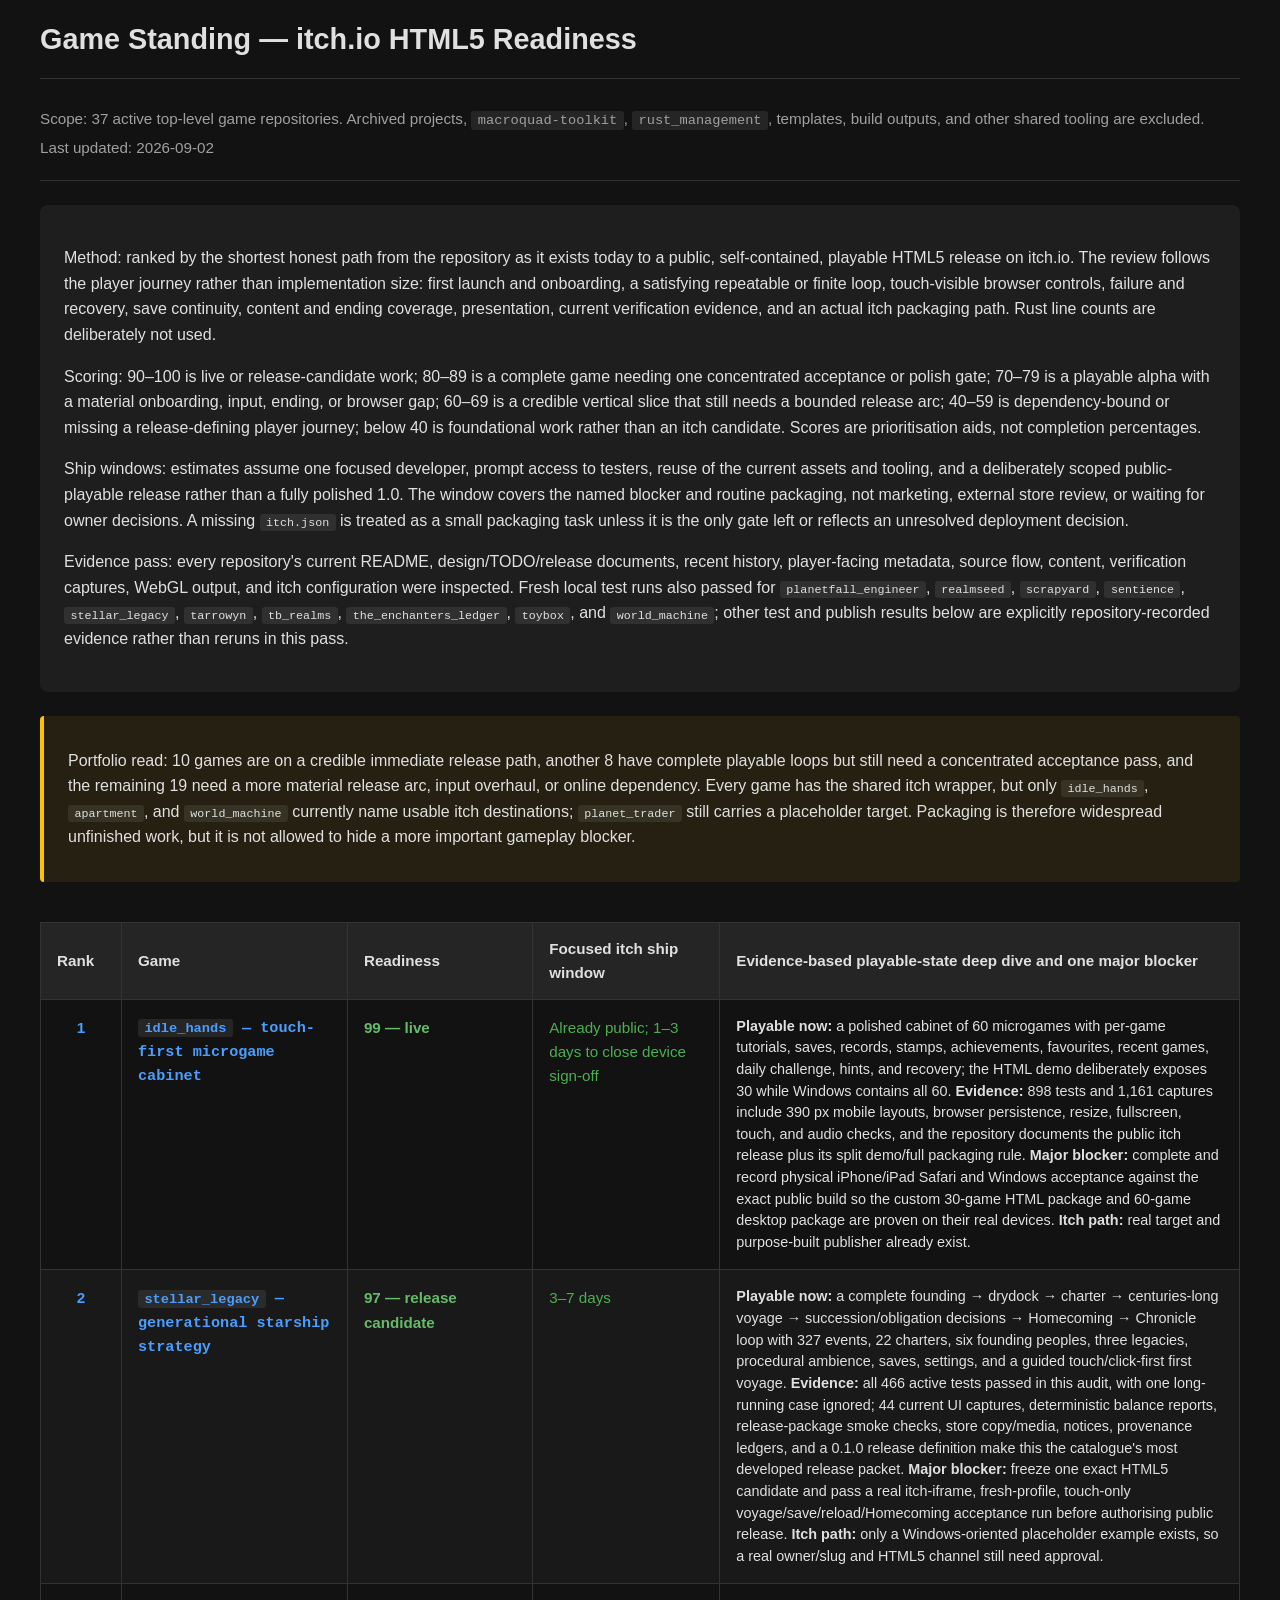
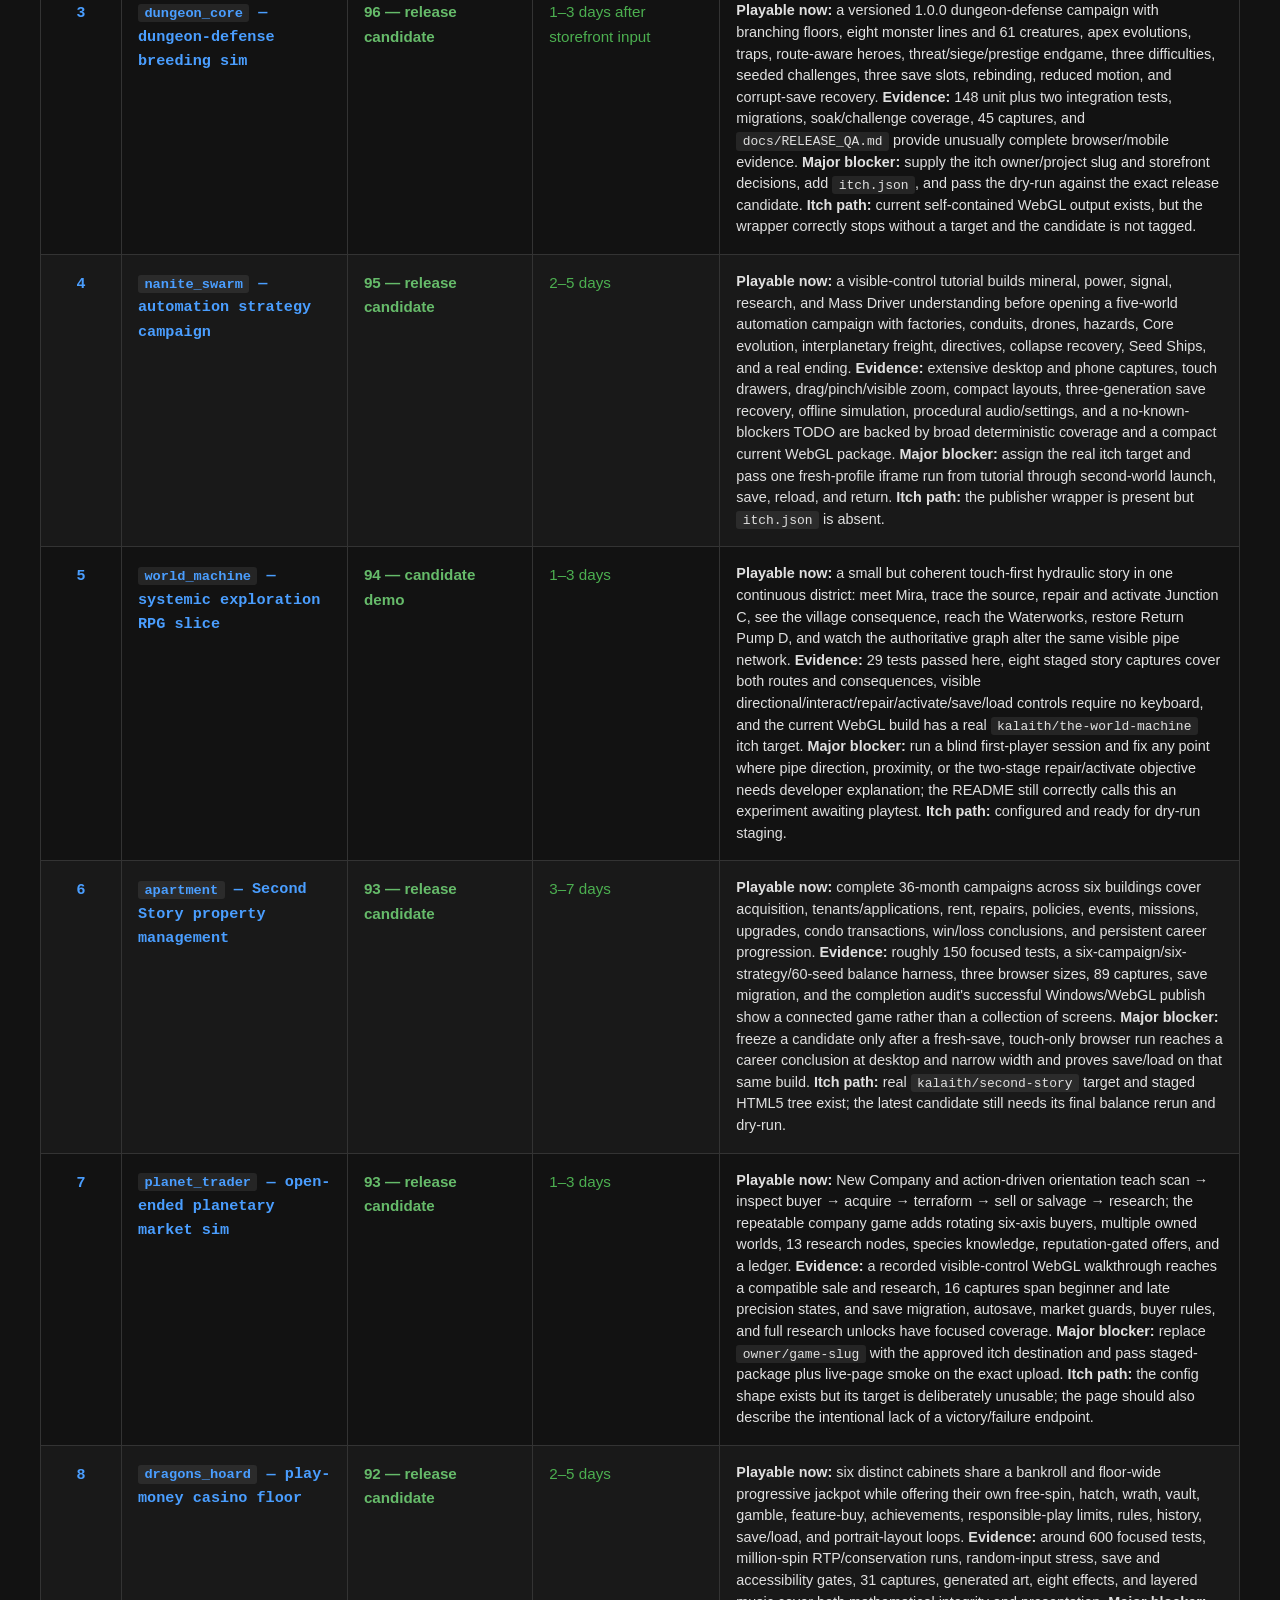
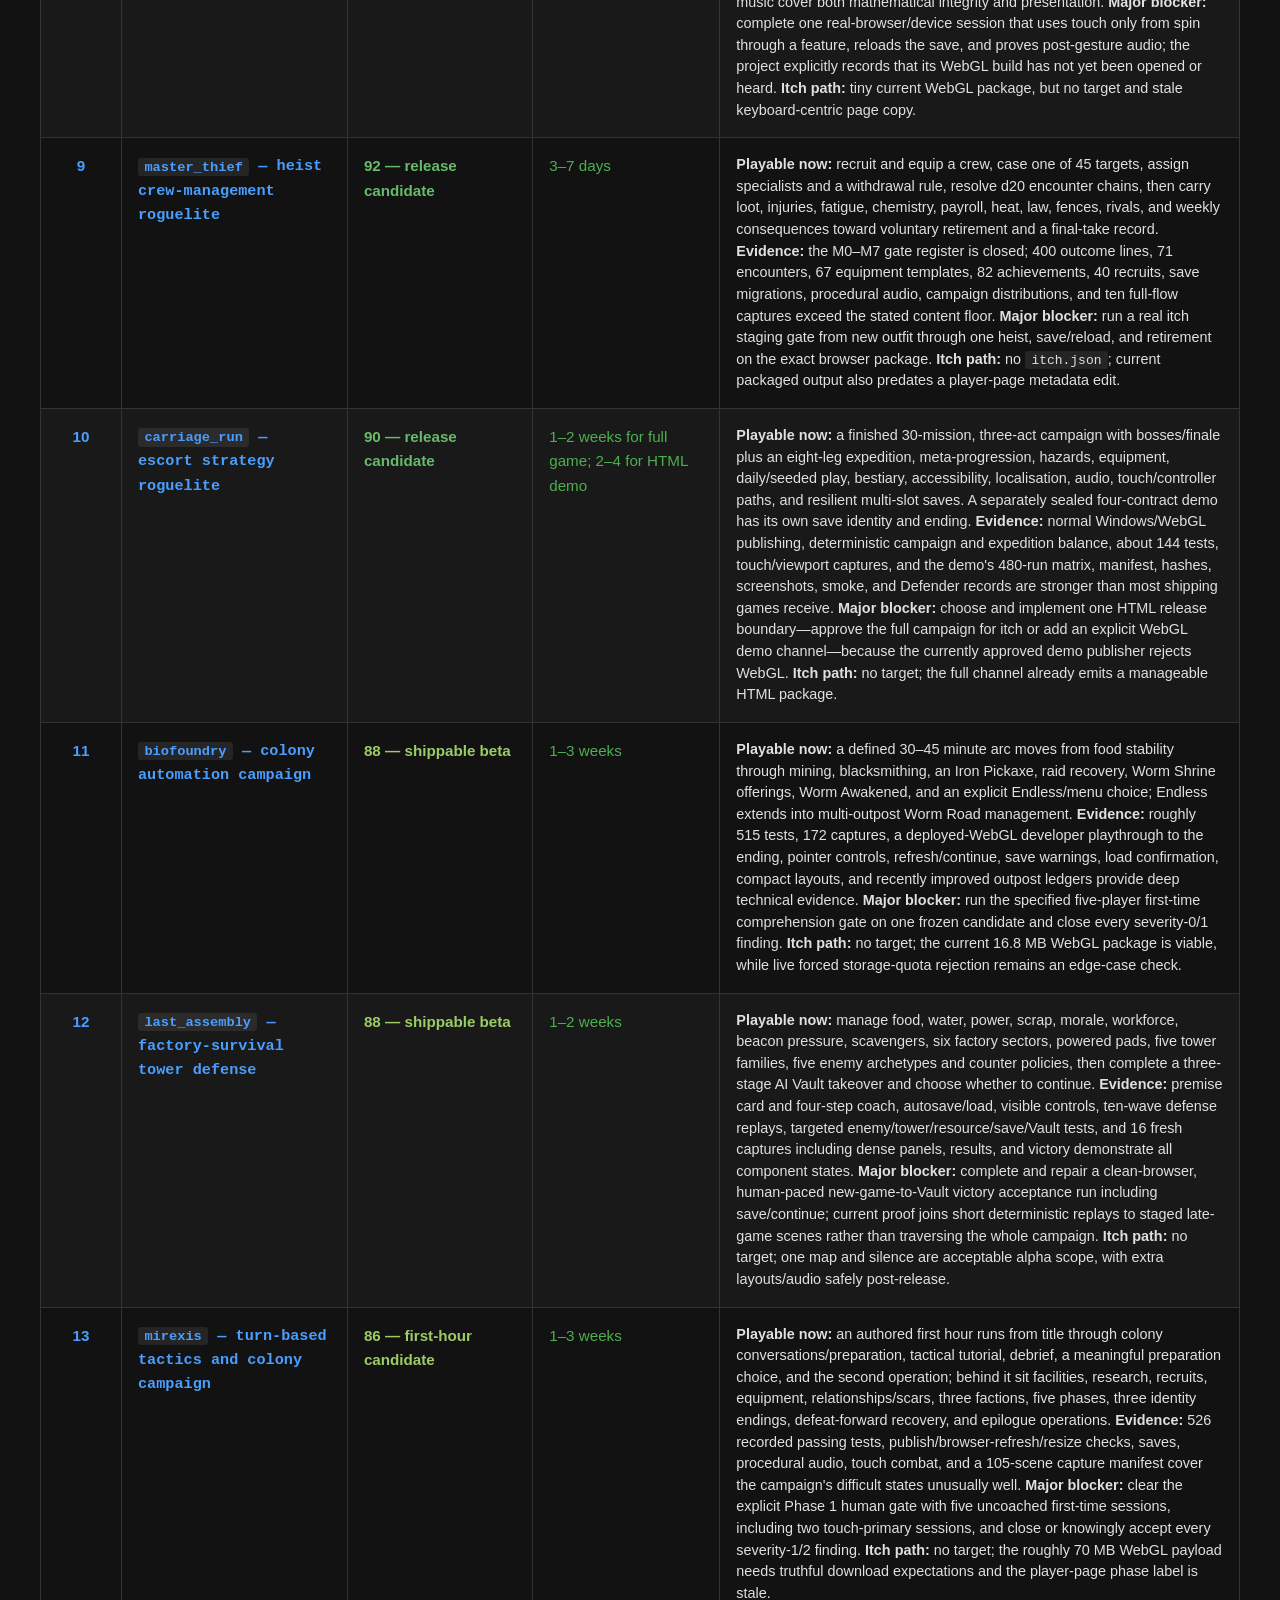
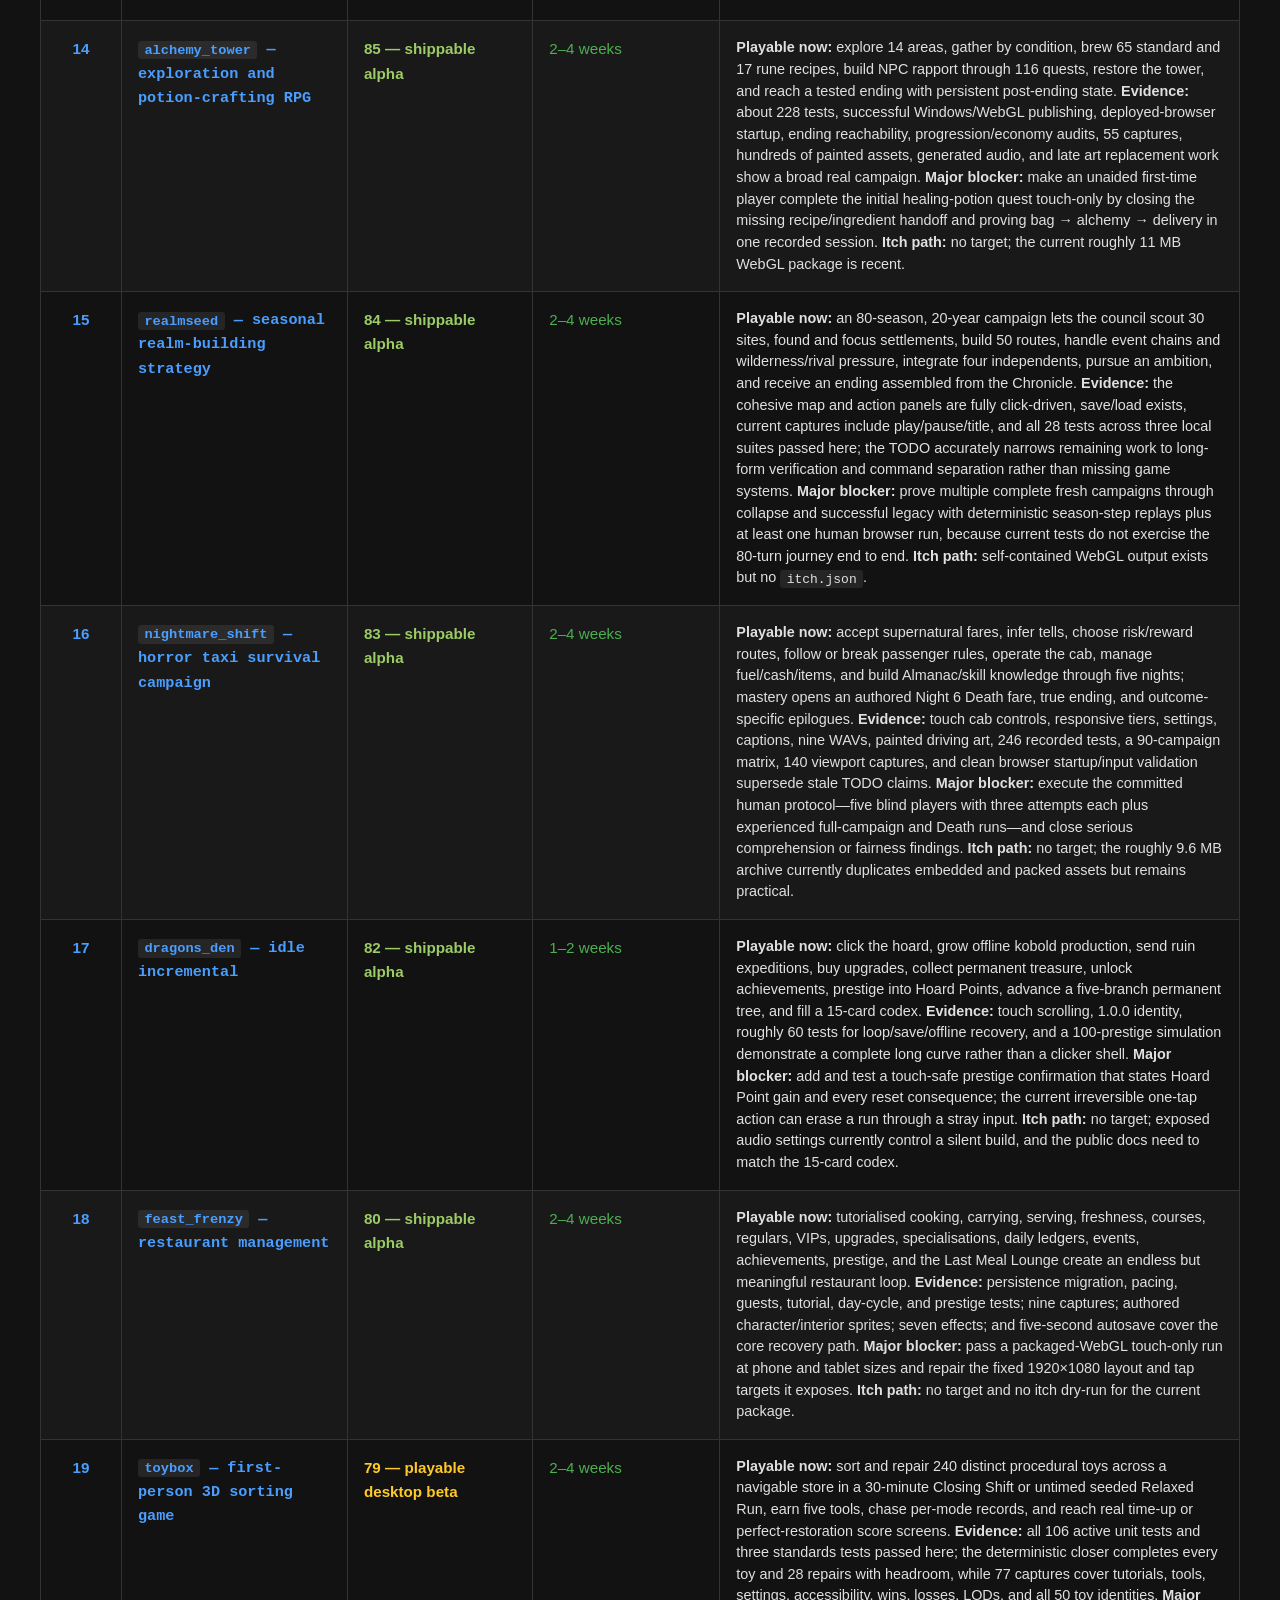
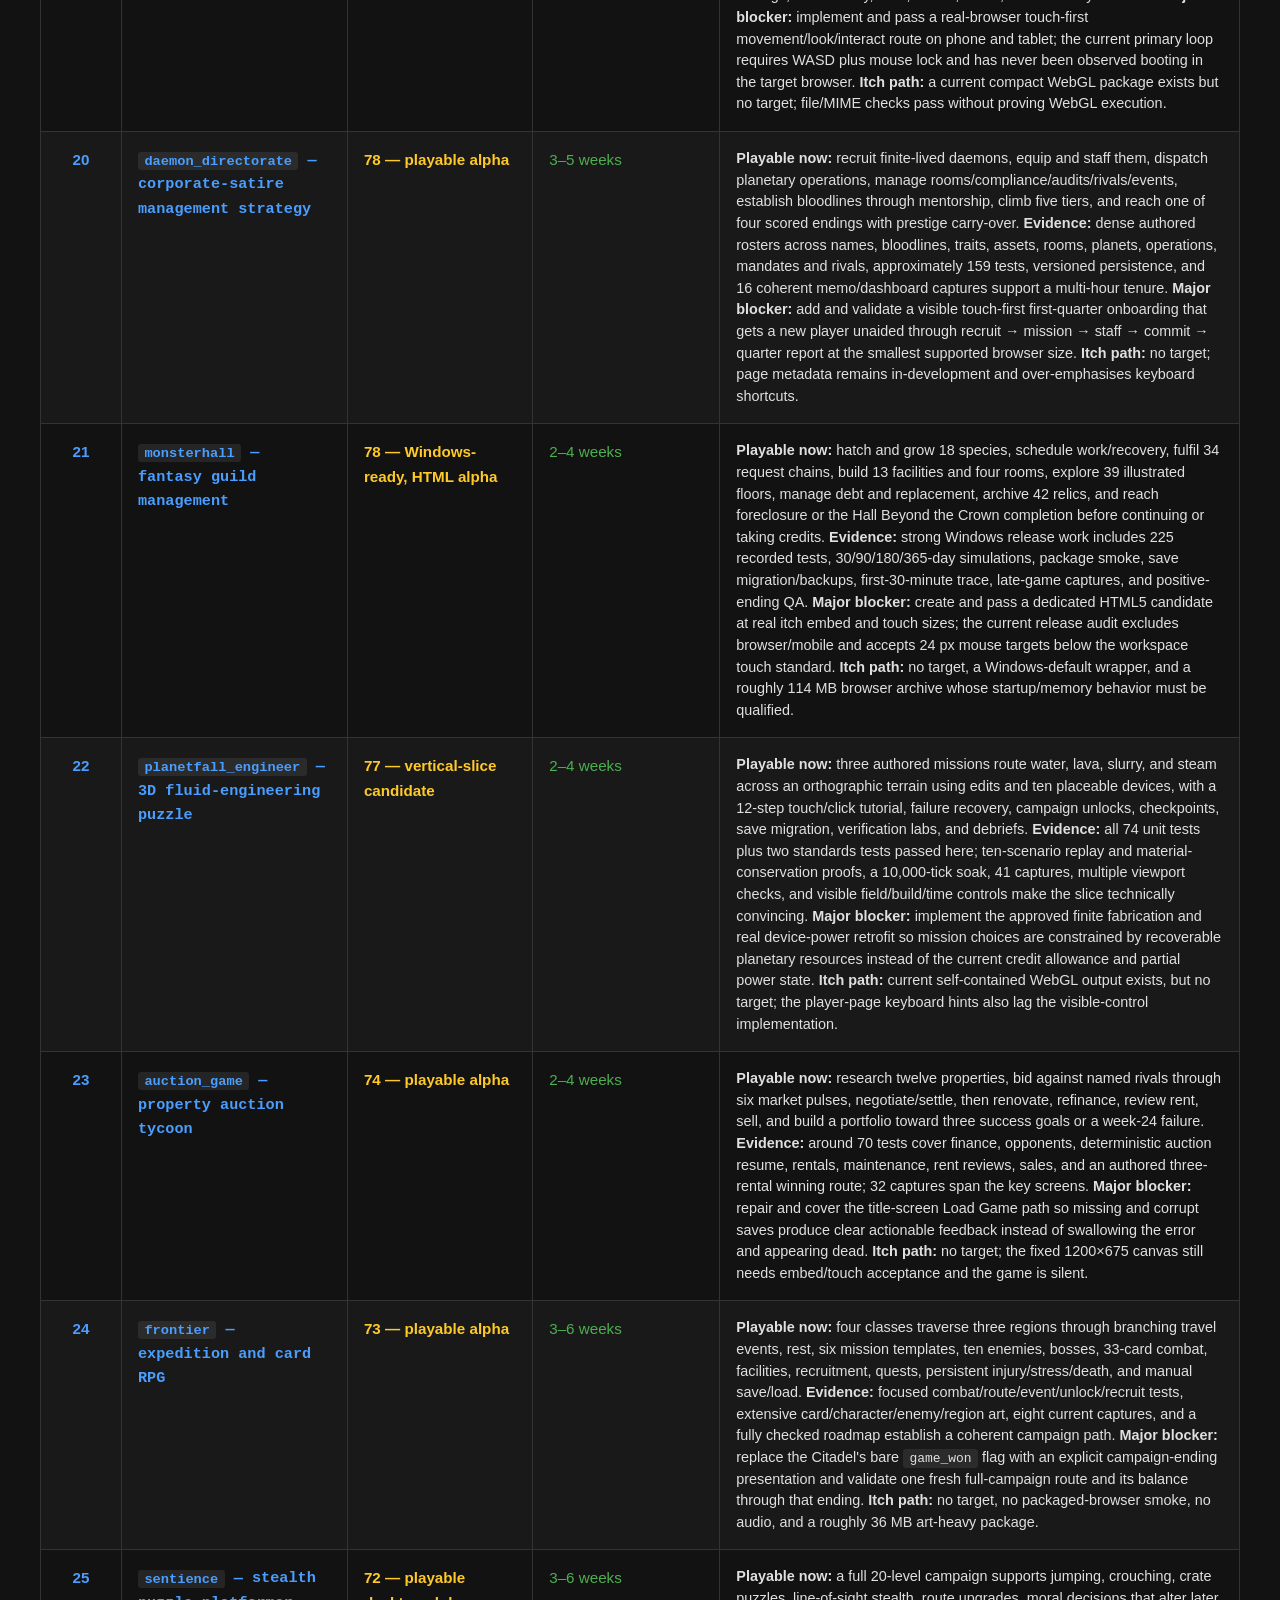
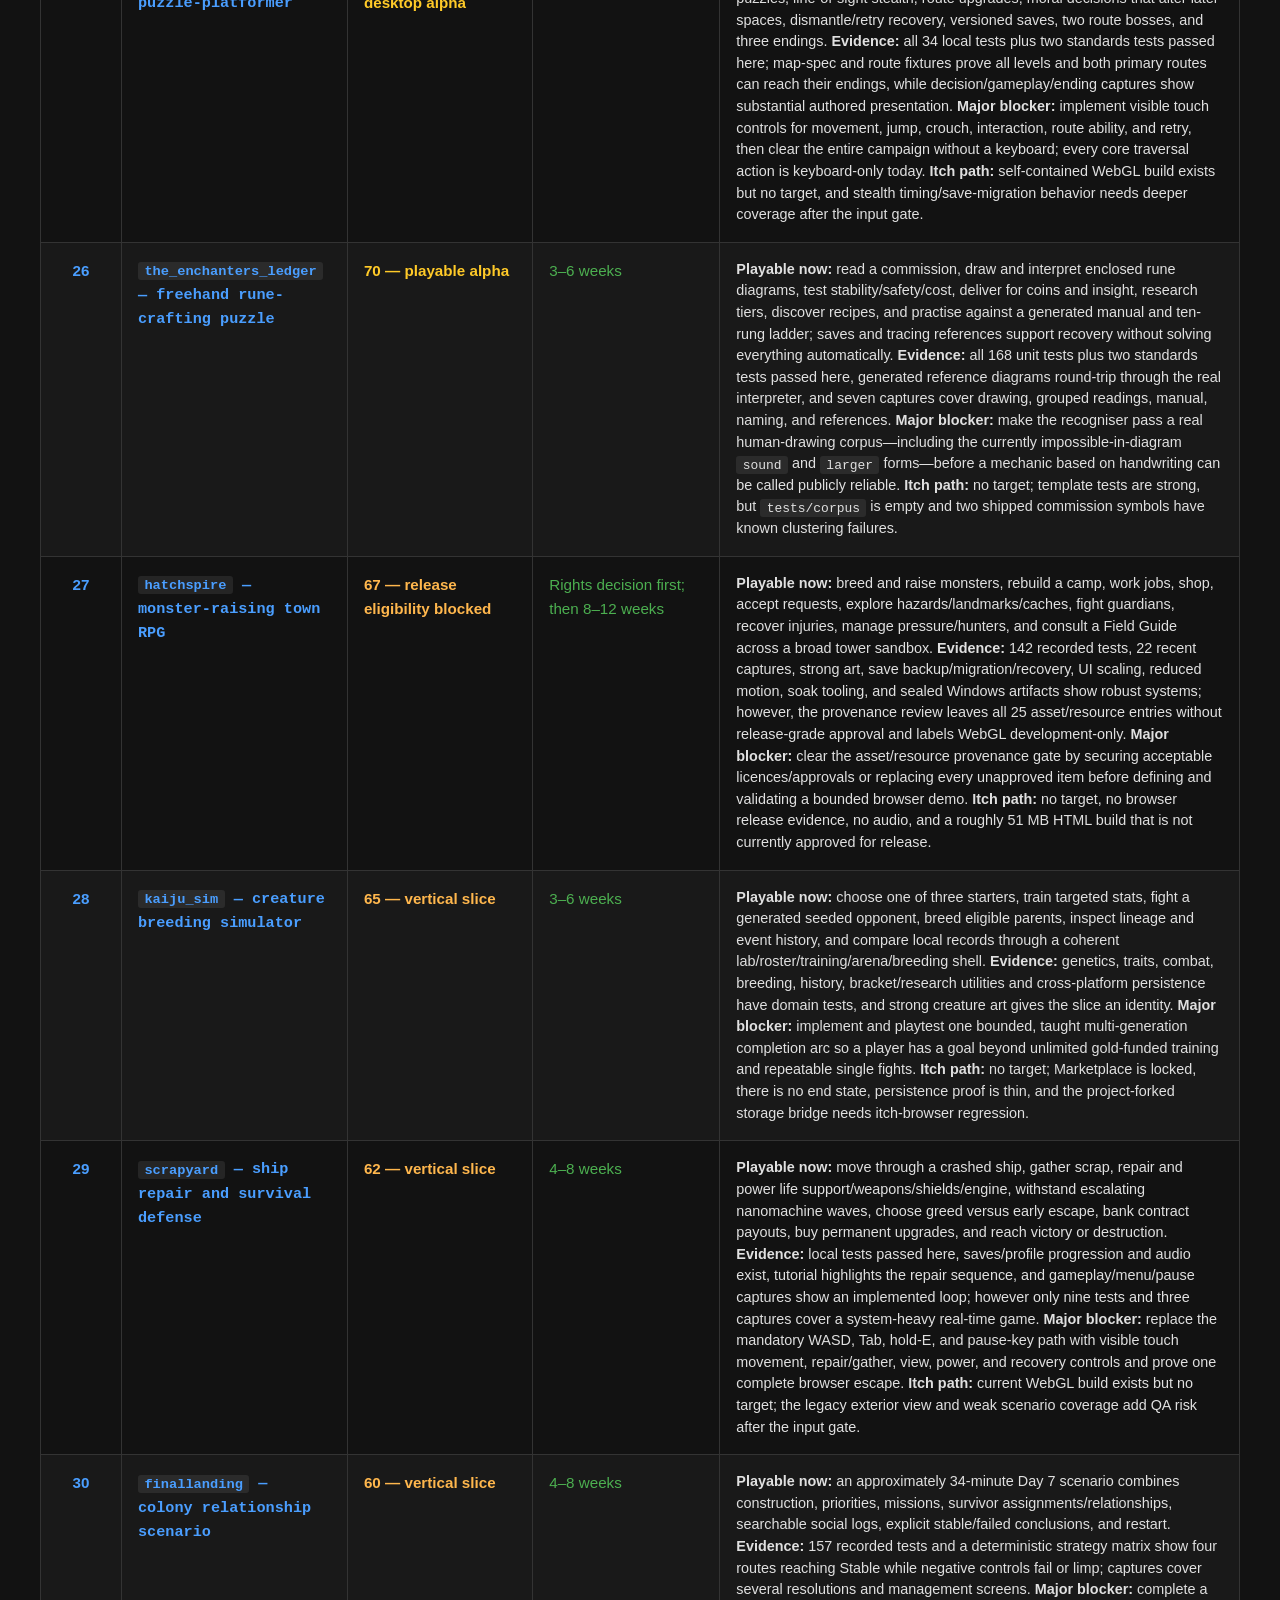
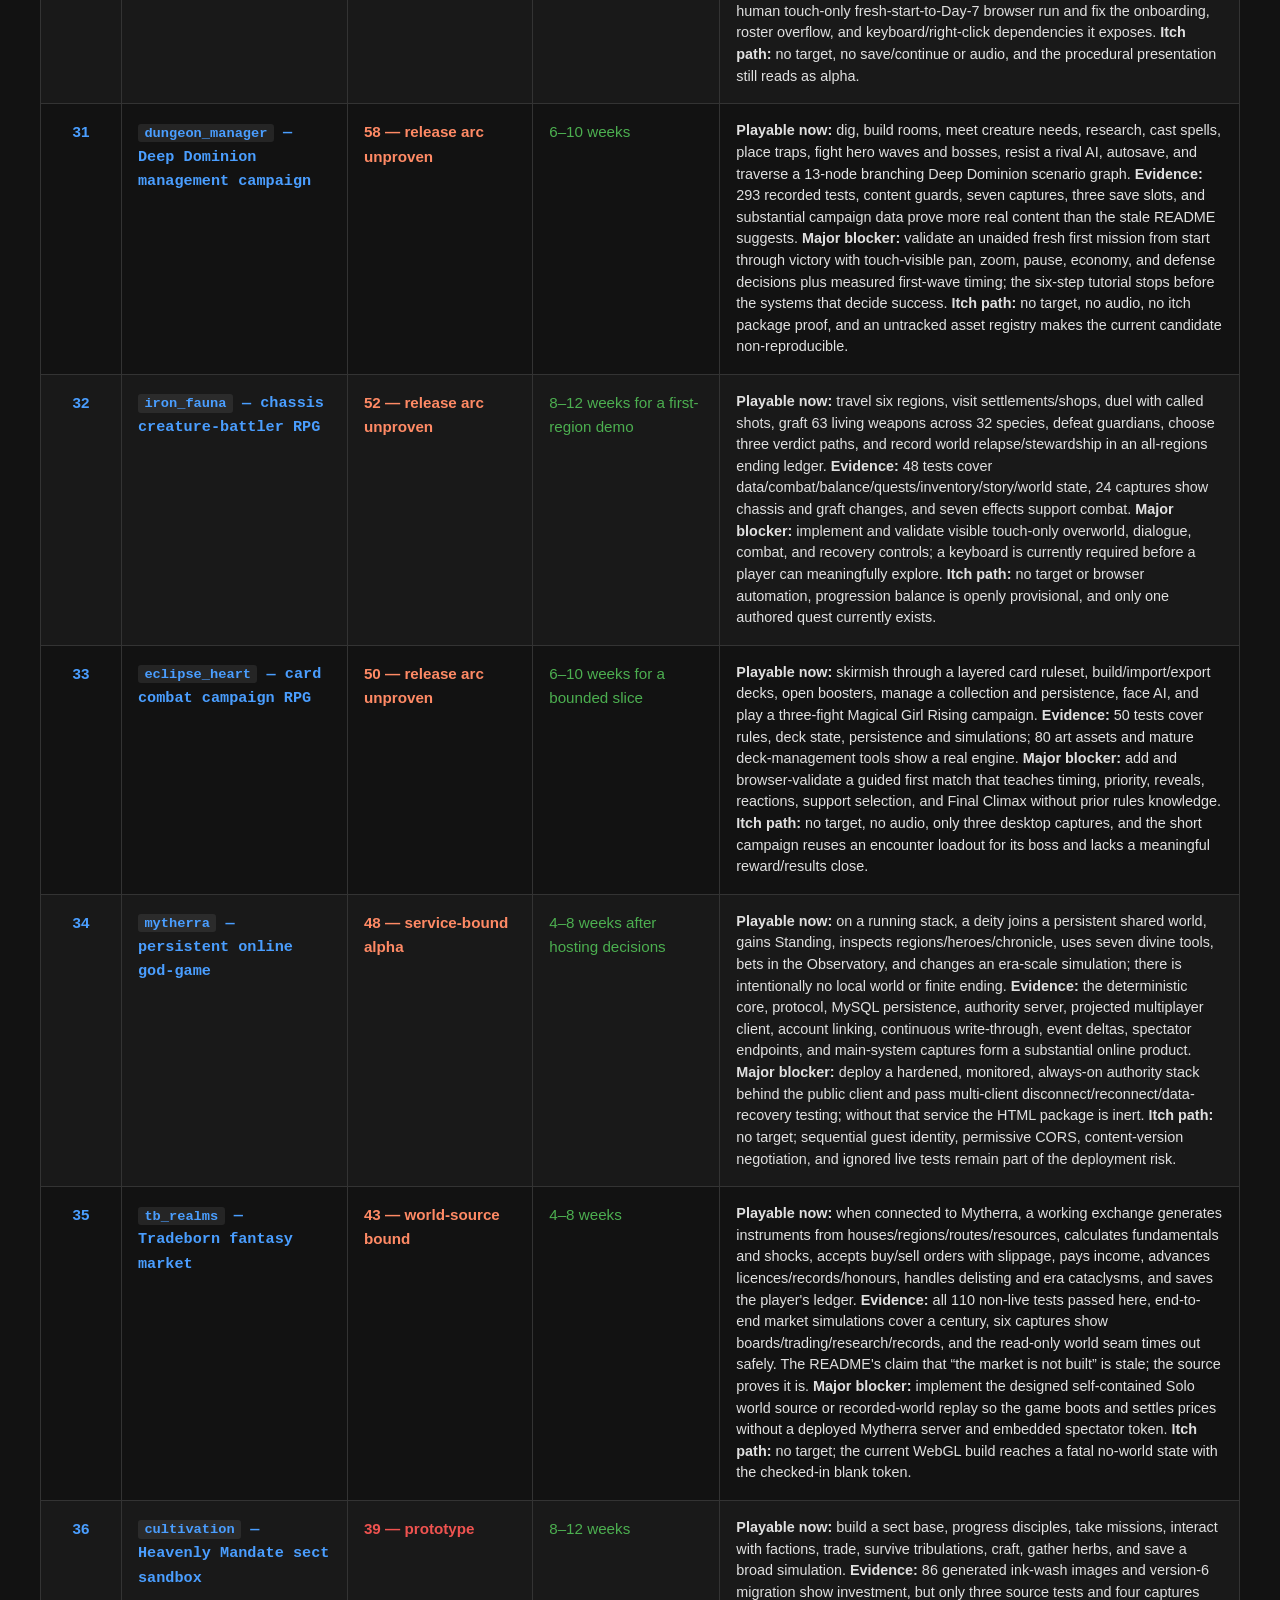
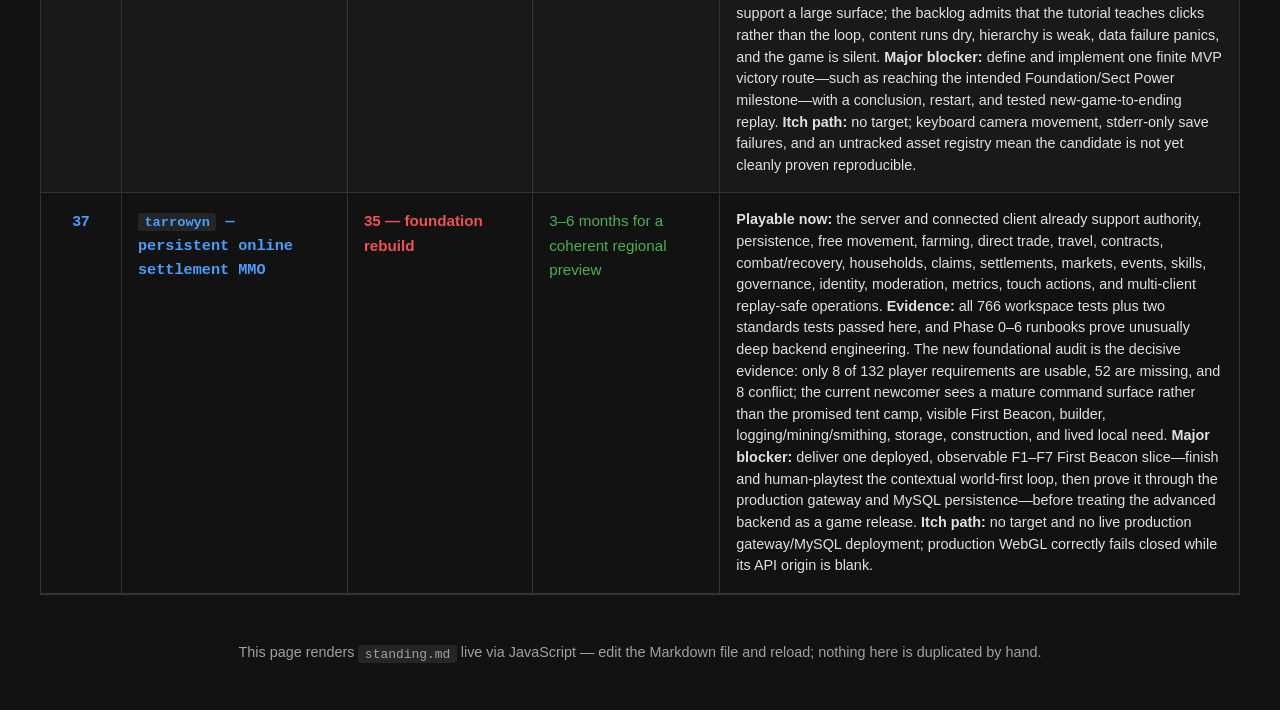
<file: standing.html>
<!DOCTYPE html>
<html lang="en">
<head>
    <meta charset="UTF-8">
    <meta name="viewport" content="width=device-width, initial-scale=1.0">
    <title>Game Standing</title>
    <link rel="stylesheet" href="web/shared.css">
    <style>
        .table-scroll {
            overflow-x: auto;
        }

        .table-scroll .data-table {
            min-width: 1000px;
        }

        .data-table th {
            white-space: normal;
        }

        .data-table .col-name {
            white-space: normal;
        }

        .data-table .col-readiness {
            color: var(--text-main);
            font-weight: 600;
            min-width: 150px;
        }

        .data-table .readiness-release { color: #66bb6a; }
        .data-table .readiness-near { color: #9ccc65; }
        .data-table .readiness-alpha { color: #ffca28; }
        .data-table .readiness-slice { color: #ffb74d; }
        .data-table .readiness-bound { color: #ff8a65; }
        .data-table .readiness-foundation { color: #ef5350; }
    </style>
</head>
<body>
    <div class="game-page">
        <header class="game-header">
            <h1 id="title">Game Standing</h1>
        </header>

        <div id="loading" class="state-message">Loading standing.md&hellip;</div>
        <div id="error" class="state-error" style="display: none;"></div>

        <div id="content" style="display: none;">
            <div class="page-meta" id="meta"></div>
            <div class="sidebar-section" id="criteria"></div>
            <div id="extra"></div>

            <div class="table-scroll">
                <table class="data-table">
                    <thead>
                        <tr id="tableHead"></tr>
                    </thead>
                    <tbody id="tableBody"></tbody>
                </table>
            </div>

            <div class="game-footer">
                <p>This page renders <code>standing.md</code> live via JavaScript &mdash; edit the Markdown file and reload; nothing here is duplicated by hand.</p>
            </div>
        </div>
    </div>

    <script>
        const SOURCE = 'standing.md';
        // Columns map 1:1 to standing.md: Rank | Game | Readiness | Ship window | Deep dive.
        const COLUMN_CLASSES = ['', 'col-name', 'col-readiness', 'col-estimate', 'col-brief'];

        function escapeHtml(s) {
            return s
                .replace(/&/g, '&amp;')
                .replace(/</g, '&lt;')
                .replace(/>/g, '&gt;');
        }

        // Minimal inline Markdown: **bold**, `code`, *italic* (in that order, so ** isn't eaten by *).
        function inlineMd(s) {
            let t = escapeHtml(s);
            t = t.replace(/\*\*(.+?)\*\*/g, '<strong>$1</strong>');
            t = t.replace(/`([^`]+?)`/g, '<code>$1</code>');
            t = t.replace(/\*(.+?)\*/g, '<em>$1</em>');
            return t;
        }

        function splitTableRow(line) {
            let cells = line.trim();
            if (cells.startsWith('|')) cells = cells.slice(1);
            if (cells.endsWith('|')) cells = cells.slice(0, -1);
            return cells.split('|').map(c => c.trim());
        }

        function isSeparatorRow(cells) {
            return cells.every(c => /^:?-+:?$/.test(c));
        }

        function parseMarkdown(md) {
            const lines = md.replace(/\r\n/g, '\n').split('\n');
            let title = null;
            const paragraphs = [];
            const tableLines = [];
            let buffer = [];

            const flush = () => {
                if (buffer.length) {
                    paragraphs.push(buffer.join(' '));
                    buffer = [];
                }
            };

            for (const raw of lines) {
                const line = raw.trim();
                if (line.startsWith('#')) {
                    flush();
                    if (title === null) title = line.replace(/^#+\s*/, '');
                } else if (line.startsWith('|')) {
                    flush();
                    tableLines.push(line);
                } else if (line === '') {
                    flush();
                } else {
                    buffer.push(line);
                }
            }
            flush();

            return { title: title || 'Game Standing', paragraphs, tableLines };
        }

        function parseTable(tableLines) {
            if (tableLines.length < 2) return null;
            const header = splitTableRow(tableLines[0]);
            const rest = tableLines.slice(1).map(splitTableRow);
            // Second row is the `| --- | --- |` alignment separator; drop it wherever it lands.
            const rows = rest.filter(cells => !isSeparatorRow(cells));
            return { header, rows };
        }

        function render(md) {
            const { title, paragraphs, tableLines } = parseMarkdown(md);

            document.title = title;
            document.getElementById('title').textContent = title;

            const metaEl = document.getElementById('meta');
            const criteriaEl = document.getElementById('criteria');
            const extraEl = document.getElementById('extra');
            metaEl.innerHTML = '';
            criteriaEl.innerHTML = '';
            extraEl.innerHTML = '';

            for (const p of paragraphs) {
                const html = `<p>${inlineMd(p)}</p>`;
                if (/^Scope:|^Last updated:/.test(p)) {
                    metaEl.insertAdjacentHTML('beforeend', html);
                } else if (/^Method:|^Scoring:|^Ship windows:|^Evidence pass:/.test(p)) {
                    criteriaEl.insertAdjacentHTML('beforeend', html);
                } else {
                    extraEl.insertAdjacentHTML('beforeend', `<div class="callout">${html}</div>`);
                }
            }

            const table = parseTable(tableLines);
            const headRow = document.getElementById('tableHead');
            const body = document.getElementById('tableBody');
            headRow.innerHTML = '';
            body.innerHTML = '';

            if (table) {
                for (const h of table.header) {
                    const th = document.createElement('th');
                    th.textContent = h;
                    headRow.appendChild(th);
                }
                for (const cells of table.rows) {
                    if (cells.every(c => c === '')) continue;
                    const tr = document.createElement('tr');
                    cells.forEach((cell, i) => {
                        const td = document.createElement('td');
                        td.innerHTML = inlineMd(cell);
                        if (COLUMN_CLASSES[i]) td.className = COLUMN_CLASSES[i];
                        if (i === 2) {
                            const score = Number((cell.match(/\d+/) || [0])[0]);
                            const band = score >= 90 ? 'release'
                                : score >= 80 ? 'near'
                                : score >= 70 ? 'alpha'
                                : score >= 60 ? 'slice'
                                : score >= 40 ? 'bound'
                                : 'foundation';
                            td.classList.add(`readiness-${band}`);
                        }
                        tr.appendChild(td);
                    });
                    body.appendChild(tr);
                }
            }

            document.getElementById('loading').style.display = 'none';
            document.getElementById('content').style.display = 'block';
        }

        function showError(err) {
            document.getElementById('loading').style.display = 'none';
            const el = document.getElementById('error');
            el.style.display = 'block';
            el.innerHTML = `
                <p><strong>Couldn't load ${SOURCE}:</strong> ${escapeHtml(err.message || String(err))}</p>
                <p>This page fetches <code>${SOURCE}</code> from the same folder at load time, which browsers block when the file is opened directly via <code>file://</code>. Serve this directory over HTTP instead, e.g.:</p>
                <pre>python -m http.server 8080</pre>
                <p>&hellip;then open <code>http://localhost:8080/standing.html</code>.</p>
            `;
        }

        async function load() {
            try {
                const res = await fetch(SOURCE, { cache: 'no-store' });
                if (!res.ok) throw new Error(`HTTP ${res.status} fetching ${SOURCE}`);
                render(await res.text());
            } catch (err) {
                showError(err);
            }
        }

        load();
    </script>
</body>
</html>
</file>
<file: web/shared.css>
:root {
    --bg-dark: #121212;
    --bg-panel: #1e1e1e;
    --bg-header: #252525;
    --text-main: #e0e0e0;
    --text-muted: #a0a0a0;
    --accent-color: #4a9eff;
    --accent-hover: #3a8eef;
    --border-color: #333;
    --success-color: #4caf50;
    --font-main: 'Segoe UI', Tahoma, Geneva, Verdana, sans-serif;
}

/* Itch embeds fill the host viewport. WebHatchery always shows game details. */
body.viewport-game {
    overflow: hidden;
    overscroll-behavior: none;
}
body.viewport-game .game-page {
    width: 100%;
    max-width: none;
    padding: 0;
}
body.viewport-game .game-header,
body.viewport-game .game-controls,
body.viewport-game .game-info,
body.viewport-game .game-footer,
body.viewport-game #roost-bug-report {
    display: none;
}
/* Widgets are appended to body after load; keep their launchers off the
   canvas so they cannot intercept the game's bottom-row touch controls. */
body.viewport-game .roost-br-trigger,
body.viewport-game .floatingchat-container-wrap,
body.viewport-game .floatingchat-container-wrap-mobi {
    display: none !important;
}
body.viewport-game .game-container {
    position: fixed;
    inset: 0;
    width: 100%;
    height: 100%;
    height: 100dvh;
    aspect-ratio: auto;
    border-radius: 0;
    box-shadow: none;
}

body {
    margin: 0;
    padding: 0;
    background-color: var(--bg-dark);
    color: var(--text-main);
    font-family: var(--font-main);
    line-height: 1.6;
}

.game-page {
    display: flex;
    flex-direction: column;
    min-height: 100vh;
    max-width: 1200px;
    margin: 0 auto;
    padding: 0 1rem;
}

.game-header {
    display: flex;
    justify-content: space-between;
    align-items: center;
    padding: 1rem 0;
    border-bottom: 1px solid var(--border-color);
    margin-bottom: 1.5rem;
}

.game-header h1 {
    margin: 0;
    font-size: 1.8rem;
    color: var(--text-main);
}

.back-link {
    color: var(--text-muted);
    text-decoration: none;
    font-size: 0.95rem;
    transition: color 0.2s;
}

.back-link:hover {
    color: var(--accent-color);
}

.game-container {
    position: relative;
    width: 100%;
    aspect-ratio: 16/9;
    background-color: black;
    border-radius: 8px;
    overflow: hidden;
    box-shadow: 0 4px 20px rgba(0, 0, 0, 0.5);
}

canvas {
    display: block;
    width: 100%;
    height: 100%;
    outline: none;
    /* A game canvas is not a document. Without `touch-action: none` iOS treats
       a drag on it as a page scroll and a second tap as a zoom, and holds every
       tap back ~300ms deciding which. The callout and selection rules stop a
       long press raising the copy/share sheet over the reels. */
    touch-action: none;
    -webkit-touch-callout: none;
    -webkit-user-select: none;
    user-select: none;
}

/* The game filling the screen, on browsers with no Fullscreen API to ask.
   iPadOS got it in 15 and iPhone still has none for a div, so a tablet player
   was stuck with a canvas locked to 16/9 inside a 1200px page — about 770 CSS
   pixels across in portrait, which puts a 44px control at 26. */
body.game-playing {
    overflow: hidden;
    overscroll-behavior: none;
}

body.game-playing .game-container {
    position: fixed;
    /* The canvas itself stays inside the hardware safe rectangle. Keeping the
       insets on the game surface, rather than only on the Done button, prevents
       a notch or home indicator from covering a game's own controls. */
    top: env(safe-area-inset-top, 0px);
    right: env(safe-area-inset-right, 0px);
    bottom: env(safe-area-inset-bottom, 0px);
    left: env(safe-area-inset-left, 0px);
    width: auto;
    height: auto;
    aspect-ratio: auto;
    max-width: none;
    border-radius: 0;
    z-index: 9999;
}

.play-exit {
    display: none;
}

body.game-playing .play-exit {
    display: block;
    position: fixed;
    /* Inside the notch and the home indicator, not under them. */
    top: calc(env(safe-area-inset-top, 0px) + 8px);
    right: calc(env(safe-area-inset-right, 0px) + 8px);
    z-index: 10000;
    /* 44 square, because it is a touch target like any other and this one is
       the way out. */
    min-width: 44px;
    min-height: 44px;
    padding: 0 14px;
    border: 1px solid rgba(255, 255, 255, 0.35);
    border-radius: 22px;
    background: rgba(0, 0, 0, 0.55);
    color: #fff;
    font: inherit;
    font-size: 0.9rem;
    /* Faint until touched: it sits over the game's own corner, and a control
       that shouts is a control in the way. */
    opacity: 0.45;
}

body.game-playing .play-exit:hover,
body.game-playing .play-exit:active,
body.game-playing .play-exit:focus {
    opacity: 1;
}

.loading-overlay {
    position: absolute;
    top: 0;
    left: 0;
    width: 100%;
    height: 100%;
    background-color: #000;
    display: flex;
    flex-direction: column;
    justify-content: center;
    align-items: center;
    z-index: 10;
    color: var(--text-muted);
}

.loading-spinner {
    width: 40px;
    height: 40px;
    border: 3px solid rgba(255,255,255,0.3);
    border-radius: 50%;
    border-top-color: var(--accent-color);
    animation: spin 1s ease-in-out infinite;
    margin-bottom: 1rem;
}

@keyframes spin {
    to { transform: rotate(360deg); }
}

.game-controls {
    display: flex;
    gap: 1rem;
    padding: 1rem 0;
    align-items: center;
}

.btn {
    background-color: var(--bg-panel);
    border: 1px solid var(--border-color);
    color: var(--text-main);
    padding: 0.5rem 1rem;
    border-radius: 4px;
    cursor: pointer;
    font-family: inherit;
    font-size: 0.9rem;
    transition: all 0.2s;
}

.btn:hover {
    background-color: var(--border-color);
    border-color: var(--accent-color);
}

.btn-secondary {
    background-color: transparent;
}

.game-info {
    display: grid;
    grid-template-columns: 1fr 300px;
    gap: 2rem;
    margin-top: 2rem;
    margin-bottom: 2rem;
}

.info-section h2, .sidebar-section h3 {
    font-size: 1.2rem;
    margin-top: 0;
    color: var(--accent-color);
    border-bottom: 1px solid var(--border-color);
    padding-bottom: 0.5rem;
    margin-bottom: 1rem;
}

.controls-list {
    list-style: none;
    padding: 0;
    display: grid;
    grid-template-columns: repeat(auto-fill, minmax(200px, 1fr));
    gap: 1rem;
}

.controls-list li {
    display: flex;
    align-items: center;
    gap: 0.8rem;
}

kbd {
    background-color: #333;
    border: 1px solid #555;
    border-radius: 3px;
    padding: 0.2rem 0.5rem;
    font-family: monospace;
    font-size: 0.85rem;
    min-width: 1.5rem;
    text-align: center;
}

.sidebar-section {
    background-color: var(--bg-panel);
    padding: 1.5rem;
    border-radius: 8px;
    margin-bottom: 1.5rem;
}

.status-badge {
    display: inline-block;
    padding: 0.25rem 0.75rem;
    border-radius: 4px;
    font-size: 0.9rem;
    font-weight: bold;
}

.status-badge.playable {
    background-color: rgba(76, 175, 80, 0.15);
    color: var(--success-color);
    border: 1px solid rgba(76, 175, 80, 0.3);
}

.status-badge.in-development {
    background-color: rgba(255, 193, 7, 0.15);
    color: #ffc107;
    border: 1px solid rgba(255, 193, 7, 0.3);
}

.meta-list {
    list-style: none;
    padding: 0;
    margin: 0;
}

.meta-list li {
    display: flex;
    justify-content: space-between;
    padding: 0.5rem 0;
    border-bottom: 1px solid rgba(255,255,255,0.05);
}

.meta-list li:last-child {
    border-bottom: none;
}

.meta-list .label {
    color: var(--text-muted);
}

.game-footer {
    margin-top: auto;
    padding: 2rem 0;
    text-align: center;
    color: var(--text-muted);
    font-size: 0.9rem;
    border-top: 1px solid var(--border-color);
}

.game-footer a {
    color: var(--text-muted);
    text-decoration: underline;
}

.game-footer a:hover {
    color: var(--text-main);
}

@media (max-width: 900px) {
    .game-info {
        grid-template-columns: 1fr;
    }
}

.page-meta {
    color: var(--text-muted);
    font-size: 0.95rem;
    margin-bottom: 1.5rem;
    padding-bottom: 1rem;
    border-bottom: 1px solid var(--border-color);
}

.page-meta p {
    margin: 0.25rem 0;
}

.callout {
    background: rgba(255, 193, 7, 0.08);
    border-left: 4px solid #ffc107;
    padding: 1rem 1.5rem;
    margin-bottom: 1rem;
    border-radius: 4px;
}

code {
    background: rgba(255, 255, 255, 0.08);
    padding: 0.1rem 0.4rem;
    border-radius: 3px;
    font-family: monospace;
    font-size: 0.9em;
}

.data-table {
    width: 100%;
    border-collapse: collapse;
    margin-top: 1.5rem;
    font-size: 0.95rem;
}

.data-table th {
    background: var(--bg-header);
    color: var(--text-main);
    padding: 0.85rem 1rem;
    text-align: left;
    font-weight: 600;
    border: 1px solid var(--border-color);
    white-space: nowrap;
}

.data-table td {
    padding: 1rem;
    border: 1px solid var(--border-color);
    vertical-align: top;
}

.data-table tr:nth-child(even) {
    background-color: rgba(255, 255, 255, 0.03);
}

.data-table tr:hover {
    background-color: rgba(74, 158, 255, 0.08);
}

.data-table td:first-child {
    text-align: center;
    font-weight: 600;
    color: var(--accent-color);
    width: 3rem;
}

.data-table .col-name {
    font-family: monospace;
    color: var(--accent-color);
    font-weight: 600;
    white-space: nowrap;
}

.data-table .col-genre {
    color: var(--text-muted);
    font-size: 0.9rem;
}

.data-table .col-estimate {
    color: var(--success-color);
    font-weight: 500;
    min-width: 150px;
}

.data-table .col-brief {
    font-size: 0.9rem;
    line-height: 1.5;
    color: var(--text-main);
}

.state-message {
    color: var(--text-muted);
    font-style: italic;
    padding: 2rem 0;
}

.state-error {
    background: rgba(231, 76, 60, 0.12);
    border-left: 4px solid #e74c3c;
    padding: 1.5rem;
    border-radius: 4px;
    color: #ff8a80;
}

.state-error p {
    margin-bottom: 0.75rem;
}

.state-error pre {
    background: var(--bg-header);
    color: var(--text-main);
    padding: 0.75rem 1rem;
    border-radius: 4px;
    overflow-x: auto;
    margin-bottom: 0.75rem;
}

@media (max-width: 768px) {
    .data-table {
        font-size: 0.85rem;
    }

    .data-table td,
    .data-table th {
        padding: 0.75rem 0.5rem;
    }

    .data-table .col-brief {
        font-size: 0.8rem;
    }
}
</file>
